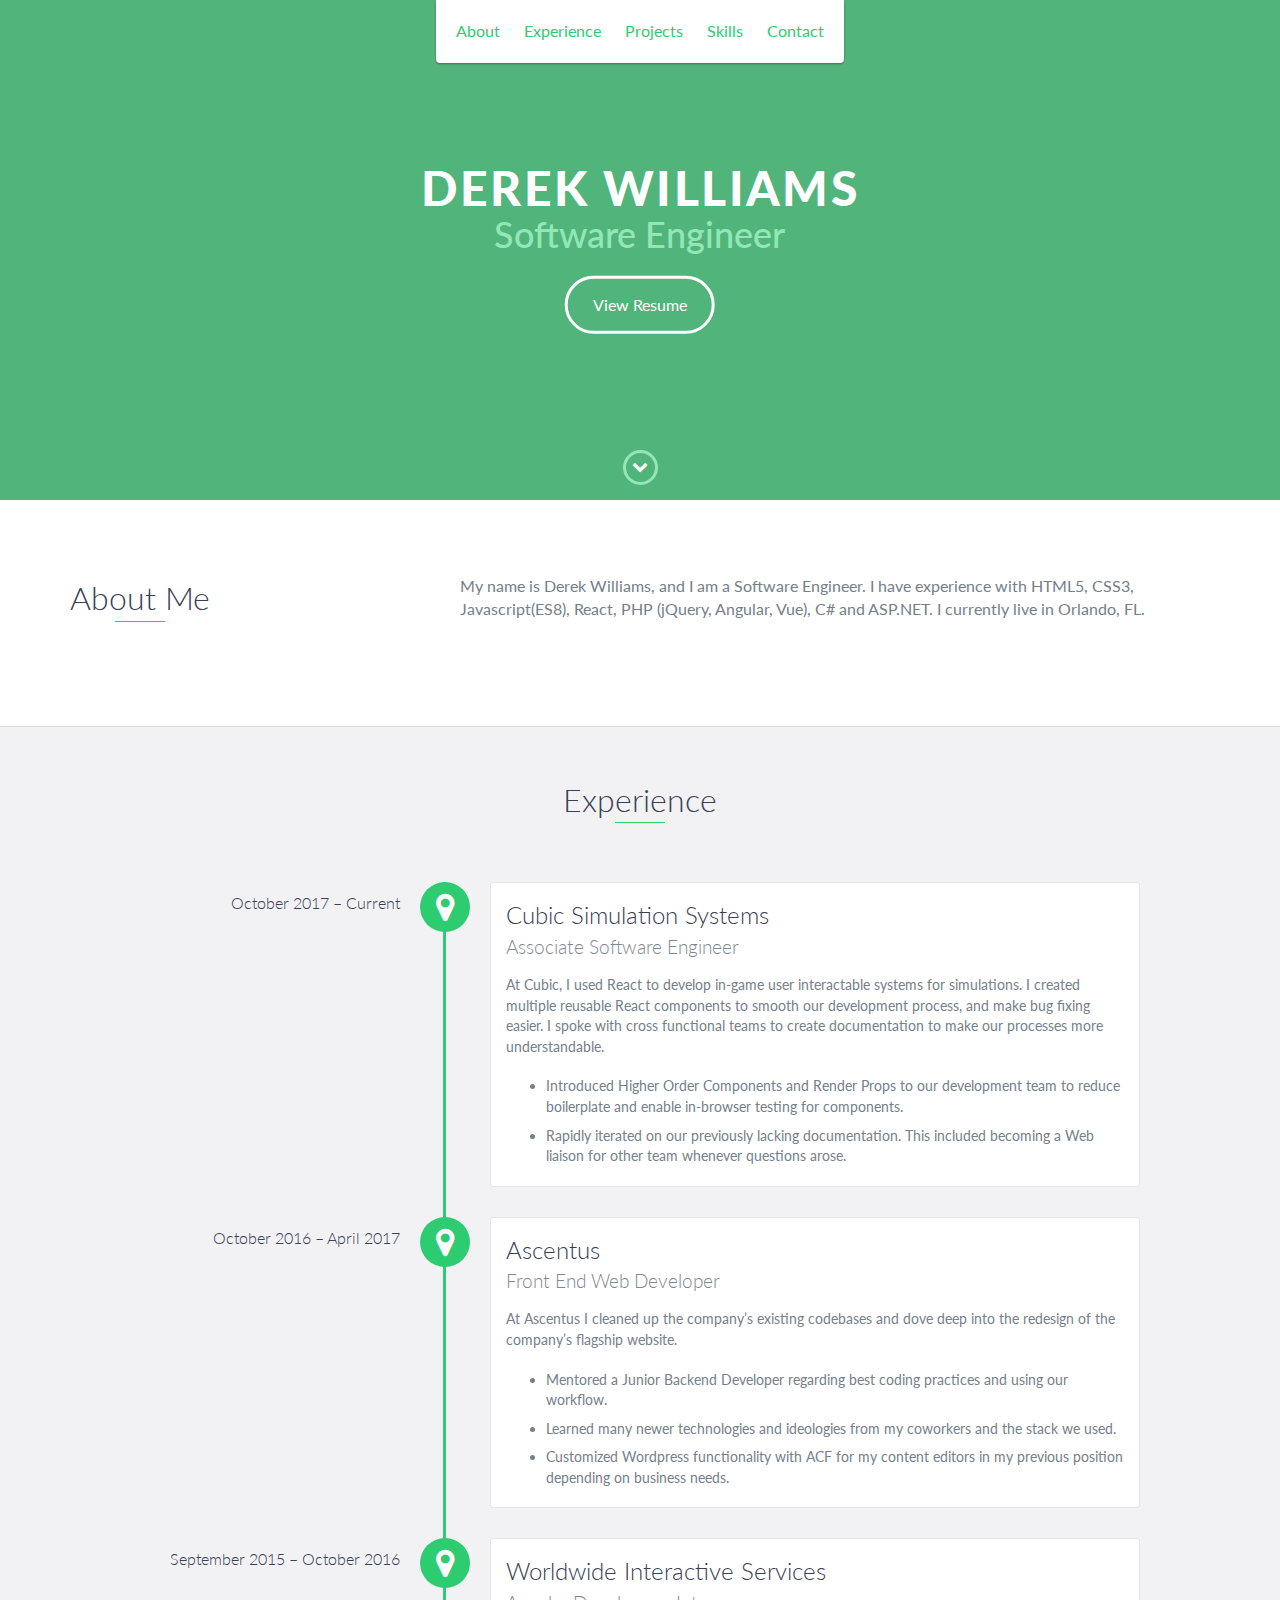
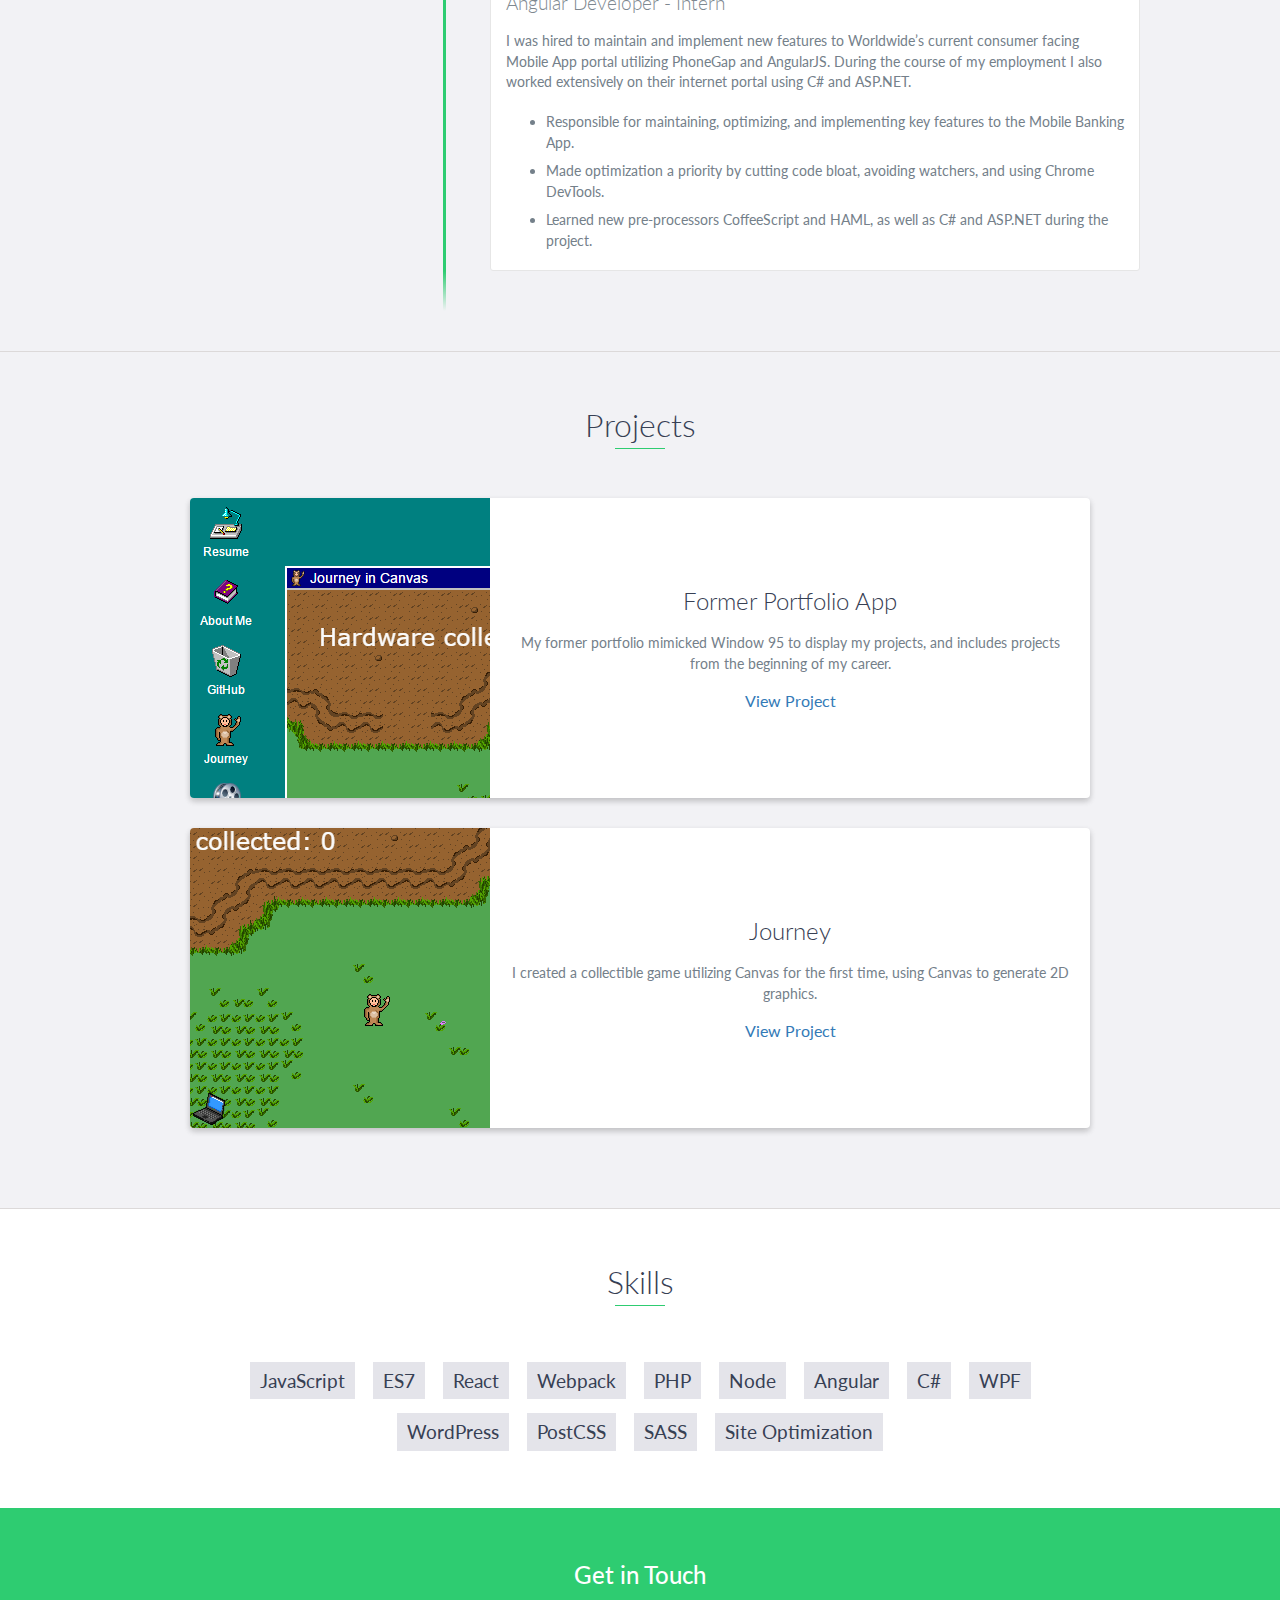
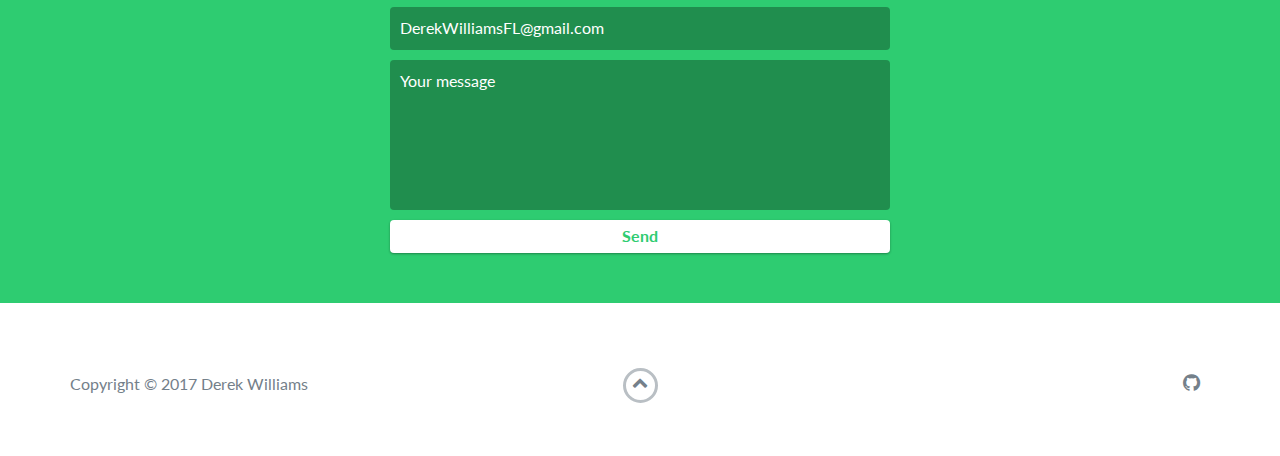
<file: index.html>
<!DOCTYPE html>
<html class="no-js" lang="en">

<head>
    <meta charset="utf-8">
    <meta http-equiv="X-UA-Compatible" content="IE=edge">
    <meta name="viewport" content="width=device-width, initial-scale=1">
    <title>Derek Williams</title>
	<link rel="shortcut icon" href="computer.gif" type="image/x-icon">
	<link rel="icon" href="computer.gif" type="image/x-icon">
    <link href="https://fonts.googleapis.com/css?family=Lato:300,400,700,900" rel="stylesheet">
    <link rel="stylesheet" href="libs/font-awesome/css/font-awesome.min.css">
    <link href="css/bootstrap.min.css" rel="stylesheet">
    <link href="css/styles.css" rel="stylesheet">
</head>

<body>
    <div id="mobile-menu-open" class="shadow-large">
        <i class="fa fa-bars" aria-hidden="true"></i>
    </div>

    <header>
        <div id="mobile-menu-close">
            <span>Close</span> <i class="fa fa-times" aria-hidden="true"></i>
        </div>
        <ul id="menu" class="shadow">
            <li>
                <a href="#about">About</a>
            </li>
            <li>
                <a href="#experience">Experience</a>
            </li>
            <li>
                <a href="#projects">Projects</a>
            </li>
            <li>
                <a href="#skills">Skills</a>
            </li>
            <li>
                <a href="#contact">Contact</a>
            </li>
        </ul>
    </header>

    <div id="lead">
        <div id="lead-content">
            <h1>Derek Williams</h1>
            <h2>Software Engineer</h2>
            <a href="https://drive.google.com/file/d/1qhp1Ub10JAkAMhy33r2Ha41G2jJSLpxT/view?usp=sharing" class="btn-rounded-white">View Resume</a>
        </div>

        <div id="lead-overlay"></div>

        <div id="lead-down">
            <span>
                <i class="fa fa-chevron-down" aria-hidden="true"></i>
            </span>
        </div>
    </div>

    <div id="about">
        <div class="container">
            <div class="row">
                <div class="col-md-4">
                    <h2 class="heading">About Me</h2>
                </div>
                <div class="col-md-8">
                    <p>
                        My name is Derek Williams, and I am a Software Engineer. I have experience with HTML5, CSS3, Javascript(ES8), React, PHP (jQuery, Angular, Vue), C# and ASP.NET. I currently live in Orlando, FL.
                    </p>
                </div>
            </div>
        </div>
    </div>

    <div id="experience" class="background-alt">
        <h2 class="heading">Experience</h2>
        <div id="experience-timeline">
	    <div data-date="October 2017 – Current">
                <h3>Cubic Simulation Systems</h3>
                <h4>Associate Software Engineer</h4>
                <p>
                   At Cubic, I used React to develop in-game user interactable systems for simulations. I created multiple reusable React components to smooth our development process, and make bug fixing easier. I spoke with cross functional teams to create documentation to make our processes more understandable.
                   <ul>
                    <li>Introduced Higher Order Components and Render Props to our development team to reduce boilerplate and enable in-browser testing for components.</li>
                    <li>Rapidly iterated on our previously lacking documentation. This included becoming a Web liaison for other team whenever questions arose.</li>
                   </ul>
                </p>
            </div>
            <div data-date="October 2016 – April 2017">
                <h3>Ascentus</h3>
                <h4>Front End Web Developer</h4>
                <p>
                   At Ascentus I cleaned up the company’s existing codebases and dove deep into the redesign of the company’s flagship website.
                   <ul>
                    <li>Mentored a Junior Backend Developer regarding best coding practices and using our workflow.</li>
                    <li>Learned many newer technologies and ideologies from my coworkers and the stack we used.</li>
                    <li>Customized Wordpress functionality with ACF for my content editors in my previous position depending on business needs.</li>
                   </ul>
                </p>
            </div>

            <div data-date="September 2015 – October 2016">
                <h3>Worldwide Interactive Services</h3>
                <h4>Angular Developer - Intern</h4>
                <p>
                   I was hired to maintain and implement new features to Worldwide’s current consumer facing Mobile App portal utilizing PhoneGap and AngularJS. During the course of my employment I also worked extensively on their internet portal using C# and ASP.NET.
                   <ul>
                        <li>Responsible for maintaining, optimizing, and implementing key features to the Mobile Banking App.</li>
                        <li>Made optimization a priority by cutting code bloat, avoiding watchers, and using Chrome DevTools.</li>
                        <li>Learned new pre-processors CoffeeScript and HAML, as well as C# and ASP.NET during the project.</li>
                   </ul>
                </p>
            </div>
        </div>
    </div>


    <div id="projects" class="background-alt">
        <h2 class="heading">Projects</h2>
        <div class="container">
            <div class="row">

                 <div class="project shadow-large">
                    <div class="project-image">
                        <img src="images/portfolio.png" />
                    </div>

                    <div class="project-info">
                        <h3>Former Portfolio App</h3>
                        <p>
                           My former portfolio mimicked Window 95 to display my projects, and includes projects from the beginning of my career.
                        </p>
                        <a href="http://derekwilliamsfl.github.io/League-API/">View Project</a>
                    </div>

                </div>

                <div class="project shadow-large">
                    <div class="project-image">
                        <img src="images/journey.png" />
                    </div>

                    <div class="project-info">
                        <h3>Journey</h3>
                        <p>
                           I created a collectible game utilizing Canvas for the first time, using Canvas to generate 2D graphics.
                        </p>
                        <a href="http://derekwilliamsfl.github.io/Canvas/">View Project</a>
                    </div>

                </div>


               

            </div>
        </div>
    </div>


    <div id="skills">
        <h2 class="heading">Skills</h2>
        <ul>
            <li>JavaScript</li>
            <li>ES7</li>
            <li>React</li>
            <li>Webpack</li>
	    <li>PHP</li>
            <li>Node</li>
            <li>Angular</li>
            <li>C#</li>
	    <li>WPF</li>
            <li>WordPress</li>
            <li>PostCSS</li>
            <li>SASS</li>
	    <li>Site Optimization</li>
        </ul>
    </div>

    <div id="contact">
        <h2>Get in Touch</h2>
        <div id="contact-form">
            <form method="POST" action="https://formspree.io/DerekWilliamsFL@gmail.com">
                <input type="hidden" name="_subject" value="Contact request from personal website" />
                <input type="email" name="_replyto" placeholder="DerekWilliamsFL@gmail.com" required>
                <textarea name="message" placeholder="Your message" required></textarea>
                <button type="submit">Send</button>
            </form>
        </div>
    </div>

    <footer>
        <div class="container">
            <div class="row">
                <div class="col-sm-5 copyright">
                    <p>
                        Copyright &copy; 2017 Derek Williams
                    </p>
                </div>
                <div class="col-sm-2 top">
                    <span id="to-top">
                        <i class="fa fa-chevron-up" aria-hidden="true"></i>
                    </span>
                </div>
                <div class="col-sm-5 social">
                    <ul>
                        <li>
                            <a href="https://github.com/DerekWilliamsFL" target="_blank"><i class="fa fa-github" aria-hidden="true"></i></a>
                        </li>
                    </ul>
                </div>
            </div>
        </div>
    </footer>

    <script src="https://ajax.googleapis.com/ajax/libs/jquery/1.12.4/jquery.min.js"></script>
    <script src="js/scripts.min.js"></script>
</body>

</html>
</file>
<file: css/styles.css>
/*!
    Title: Dev Portfolio Template
    Version: 1.1.3
    Last Change: 03/25/17
    Author: Ryan Fitzgerald
    Repo: https://github.com/RyanFitzgerald/devportfolio-template
    Issues: https://github.com/RyanFitzgerald/devportfolio-template/issues

    Description: This file contains all the styles associated with the page
    that don't come from third party libraries. This file gets compiled using
    Gulp and send to the /css folder which is then loaded on the page.
*/body{font-family:'Lato', sans-serif;font-size:16px}body.active{overflow:hidden;z-index:-1}.no-js #experience-timeline>div{background:#fff;padding:10px;margin-bottom:10px;border:1px solid #dcd9d9}.no-js #experience-timeline>div h3{font-size:1.5em;font-weight:300;color:#374054;display:inline-block;margin:0}.no-js #experience-timeline>div h4{font-size:1.2em;font-weight:300;color:#7e8890;margin:0 0 15px 0}.no-js #experience-timeline>div p{color:#74808a;font-size:0.9em;margin:0}.no-js #experience-timeline:before,.no-js #experience-timeline:after{content:none}@-webkit-keyframes dropHeader{0%{-webkit-transform:translateY(-100%);transform:translateY(-100%)}100%{-webkit-transform:translateY(0);transform:translateY(0)}}@keyframes dropHeader{0%{-webkit-transform:translateY(-100%);transform:translateY(-100%)}100%{-webkit-transform:translateY(0);transform:translateY(0)}}header{position:absolute;top:0;left:0;right:0;text-align:center;z-index:10;-webkit-animation-name:dropHeader;animation-name:dropHeader;-webkit-animation-iteration-count:1;animation-iteration-count:1;-webkit-animation-timing-function:ease;animation-timing-function:ease;-webkit-animation-duration:0.75s;animation-duration:0.75s}header ul{display:inline-block;background:#fff;text-align:center;padding:10px;margin:0;border-bottom-right-radius:4px;border-bottom-left-radius:4px}header li{display:inline-block}header a{display:block;color:#2ecc71;padding:10px}header a:hover{color:#25a25a;text-decoration:none;background:#eee;border-radius:4px}header a:focus{color:#2ecc71;text-decoration:none}header.active{display:block}header.sticky{position:fixed;z-index:999}#menu.active{display:block}#mobile-menu-open{display:none;cursor:pointer;position:fixed;right:15px;top:10px;color:#2ecc71;font-size:1.5em;z-index:20;padding:0 7px;border-radius:4px;background:#fff}#mobile-menu-close{display:none;text-align:right;width:100%;background:#fff;font-size:1.5em;padding-right:15px;padding-top:10px;cursor:pointer;color:#2ecc71}#mobile-menu-close span{font-size:0.5em;text-transform:uppercase}#mobile-menu-close i{vertical-align:middle}footer{padding:50px 0}.copyright{padding-top:20px}.copyright p{margin:0;color:#74808a}.top{text-align:center}.top span{cursor:pointer;display:block;margin:15px auto 0 auto;width:35px;height:35px;border-radius:50%;border:3px solid #b9bfc4;text-align:center}.top i{color:#74808a}.social{text-align:right}.social ul{margin:5px 0 0 0;padding:0}.social li{display:inline-block;font-size:1.25em;list-style:none}.social a{display:block;color:#74808a;padding:10px}.social a:hover{color:#2ecc71}.btn-rounded-white{display:inline-block;color:#fff;padding:15px 25px;border:3px solid #fff;border-radius:30px;-webkit-transition:.5s ease all;transition:.5s ease all}.btn-rounded-white:hover{color:#2ecc71;background:#fff;text-decoration:none}.shadow{box-shadow:0 1px 3px rgba(0,0,0,0.12),0 1px 2px rgba(0,0,0,0.24)}.shadow-large{box-shadow:0 3px 6px rgba(0,0,0,0.08),0 3px 6px rgba(0,0,0,0.15)}.heading{position:relative;display:inline-block;font-size:2em;font-weight:300;margin:0 0 30px 0}.heading:after{position:absolute;content:'';top:100%;height:1px;width:50px;left:0;right:0;margin:0 auto;background:#2ecc71}.background-alt{background:#f2f2f5}#lead{position:relative;min-height:500px;max-height:1080px;padding:15px;overflow:hidden}#lead-content{position:absolute;z-index:10;top:50%;left:50%;-webkit-transform:translate(-50%, -50%);transform:translate(-50%, -50%);text-align:center}#lead-content h1,#lead-content h2{margin:0}#lead-content h1{color:#fff;font-weight:900;font-size:3em;text-transform:uppercase;letter-spacing:0.05em;line-height:0.9em}#lead-content h2{color:#93e7b6;font-weight:500;font-size:2.25em;margin-bottom:15px}#lead-overlay{position:absolute;height:100%;width:100%;top:0;right:0;bottom:0;left:0;background:rgba(37,162,90,0.8);z-index:1}#lead-down{position:absolute;left:0;right:0;width:100%;text-align:center;z-index:10;bottom:15px;color:#fff}#lead-down span{cursor:pointer;display:block;margin:0 auto;width:35px;height:35px;border-radius:50%;border:3px solid #93e7b6;text-align:center}#lead-down i{-webkit-animation:pulsate 1.5s ease;animation:pulsate 1.5s ease;-webkit-animation-iteration-count:infinite;animation-iteration-count:infinite;padding-top:5px}@-webkit-keyframes pulsate{0%{-webkit-transform:scale(1, 1);transform:scale(1, 1)}50%{-webkit-transform:scale(1.2, 1.2);transform:scale(1.2, 1.2)}100%{-webkit-transform:scale(1, 1);transform:scale(1, 1)}}@keyframes pulsate{0%{-webkit-transform:scale(1, 1);transform:scale(1, 1)}50%{-webkit-transform:scale(1.2, 1.2);transform:scale(1.2, 1.2)}100%{-webkit-transform:scale(1, 1);transform:scale(1, 1)}}#about{padding:75px 15px;border-bottom:1px solid #dcd9d9}#about h2{color:#374054}#about p{color:#74808a;margin:0}#experience{padding:50px 15px;text-align:center;border-bottom:1px solid #dcd9d9}#experience h2{color:#374054}#experience-timeline{margin:30px auto 0 auto;position:relative;max-width:1000px}#experience-timeline:before{position:absolute;content:'';top:0;bottom:0;left:303px;right:auto;height:100%;width:3px;background:#2ecc71;z-index:0}#experience-timeline:after{position:absolute;content:'';width:3px;height:40px;background:#2ecc71;background:-webkit-linear-gradient(top, #2ecc71, rgba(46,204,113,0));background:linear-gradient(to bottom, #2ecc71, rgba(46,204,113,0));top:100%;left:303px}.vtimeline-content{margin-left:350px;background:#fff;border:1px solid #e6e6e6;padding:15px;border-radius:3px;text-align:left}.vtimeline-content h3{font-size:1.5em;font-weight:300;color:#374054;display:inline-block;margin:0}.vtimeline-content h4{font-size:1.2em;font-weight:300;color:#7e8890;margin:0 0 15px 0}.vtimeline-content p,.vtimeline-content ul{color:#74808a;font-size:0.9em;margin:0}.vtimeline-content ul{padding-top:15px}.vtimeline-content ul li{padding:4px 0}.vtimeline-point{position:relative;display:block;vertical-align:top;margin-bottom:30px}.vtimeline-icon{position:relative;color:#fff;width:50px;height:50px;background:#2ecc71;border-radius:50%;float:left;z-index:99;margin-left:280px}.vtimeline-icon i{display:block;font-size:2em;margin-top:10px}.vtimeline-date{width:260px;text-align:right;position:absolute;left:0;top:10px;font-weight:300;color:#374054}#education{padding:50px 15px 20px 15px;border-bottom:1px solid #dcd9d9;text-align:center}#education h2{color:#374054;margin-bottom:50px}.education-block{max-width:700px;margin:0 auto 30px auto;padding:15px;border:1px solid #dcd9d9;text-align:left}.education-block h3{font-weight:500;float:left;margin:0;color:#374054}.education-block span{color:#74808a;float:right}.education-block h4{color:#74808a;clear:both;font-weight:500;margin:0 0 15px 0}.education-block p,.education-block ul{margin:0;color:#74808a;font-size:0.9em}.education-block ul{padding:0 0 0 15px}#projects{padding:50px 15px;border-bottom:1px solid #dcd9d9;text-align:center}#projects h2{color:#374054;margin-bottom:50px}.project{position:relative;max-width:900px;margin:0 auto 30px auto;overflow:hidden;background:#fff;border-radius:4px}.project-image{float:left}.project-info{position:absolute;top:50%;-webkit-transform:translateY(-50%);transform:translateY(-50%);margin-left:300px;padding:15px}.project-info h3{font-size:1.5em;font-weight:300;color:#374054;margin:0 0 15px 0}.project-info p{color:#74808a;margin:0 0 15px 0;font-size:0.9em}#skills{padding:50px 15px;text-align:center}#skills h2{color:#374054;margin-bottom:50px}#skills ul{display:block;margin:0 auto;padding:0;max-width:800px}#skills li{display:inline-block;margin:7px;padding:5px 10px;color:#374054;background:#e4e4ea;list-style:none;cursor:default;font-size:1.2em}#contact{padding:50px 15px;background:#2ecc71;text-align:center}#contact h2{margin:0 0 15px 0;color:#fff;font-weight:500}#contact-form{max-width:500px;margin:0 auto}#contact-form input,#contact-form textarea{display:block;width:100%;padding:10px;border-radius:4px;border:none;margin-bottom:10px;background:#208e4e;color:#fff;-webkit-transition:.5s ease all;transition:.5s ease all}#contact-form input::-webkit-input-placeholder,#contact-form textarea::-webkit-input-placeholder{color:#fff}#contact-form input:-moz-placeholder,#contact-form textarea:-moz-placeholder{color:#fff;opacity:1}#contact-form input::-moz-placeholder,#contact-form textarea::-moz-placeholder{color:#fff;opacity:1}#contact-form input:-ms-input-placeholder,#contact-form textarea:-ms-input-placeholder{color:#fff}#contact-form input:focus,#contact-form textarea:focus{outline:none;background:#176437}#contact-form textarea{height:150px;resize:none}#contact-form button{display:block;width:100%;background:#fff;border-radius:4px;padding:5px 10px;border:none;color:#2ecc71;font-weight:700;box-shadow:0 1px 3px rgba(0,0,0,0.12),0 1px 2px rgba(0,0,0,0.24);-webkit-transition:.5s ease all;transition:.5s ease all}#contact-form button:hover{box-shadow:0 10px 20px rgba(0,0,0,0.19),0 6px 6px rgba(0,0,0,0.23)}@media only screen and (max-width: 750px){#experience-timeline:before,#experience-timeline:after{left:23px}.vtimeline-date{width:auto;text-align:left;position:relative;margin-bottom:15px;display:block;margin-left:70px}.vtimeline-icon{margin-left:0}.vtimeline-content{margin-left:70px}}@media only screen and (max-width: 992px){#lead{height:auto;min-height:auto;max-height:auto;padding:100px 15px}#lead-content{position:relative;-webkit-transform:none;transform:none;left:auto;top:auto}#lead-content h1{font-size:3em}#lead-content h2{font-size:1.75em}#about{text-align:center}#about p{text-align:left}}@media only screen and (max-width: 768px){header{position:fixed;display:none;z-index:999;-webkit-animation:none;animation:none;bottom:0;height:100%}#mobile-menu-open,#mobile-menu-close{display:block}#menu{height:100%;overflow-y:auto;box-shadow:none;border-radius:0;width:100%}#menu li{display:block;margin-bottom:10px}#lead-content h1{font-size:2em}#lead-content h2{font-size:1.3em}#lead-content a{padding:10px 20px}#lead-down{display:none}.education-block h3,.education-block span{float:none}.project-image{display:none}.project-info{position:relative;margin:0;top:auto;-webkit-transform:none;transform:none}footer{text-align:center}.social{text-align:center}}@media only screen and (max-width: 480px){#lead-content h1{font-size:1.5em}#lead-content h2{font-size:1em}#lead-content a{font-size:0.9em;padding:5px 10px}}
</file>
